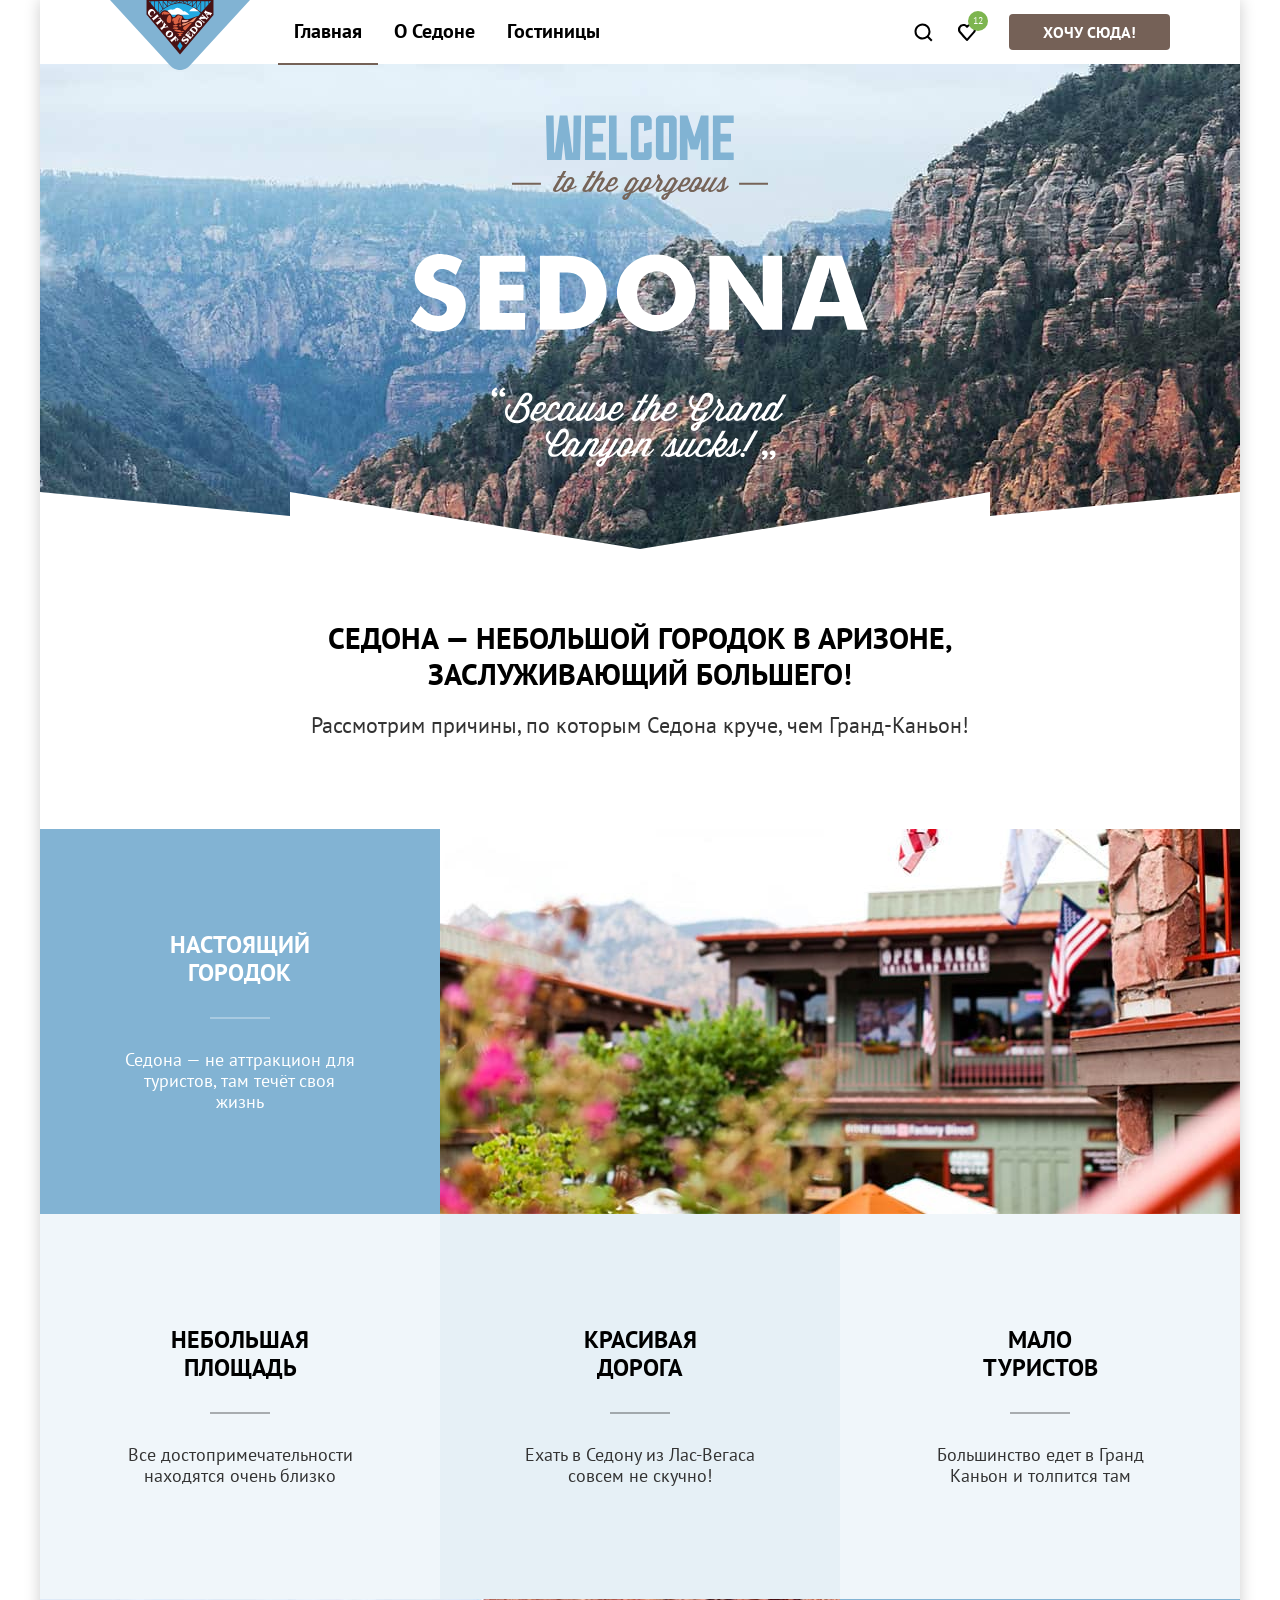
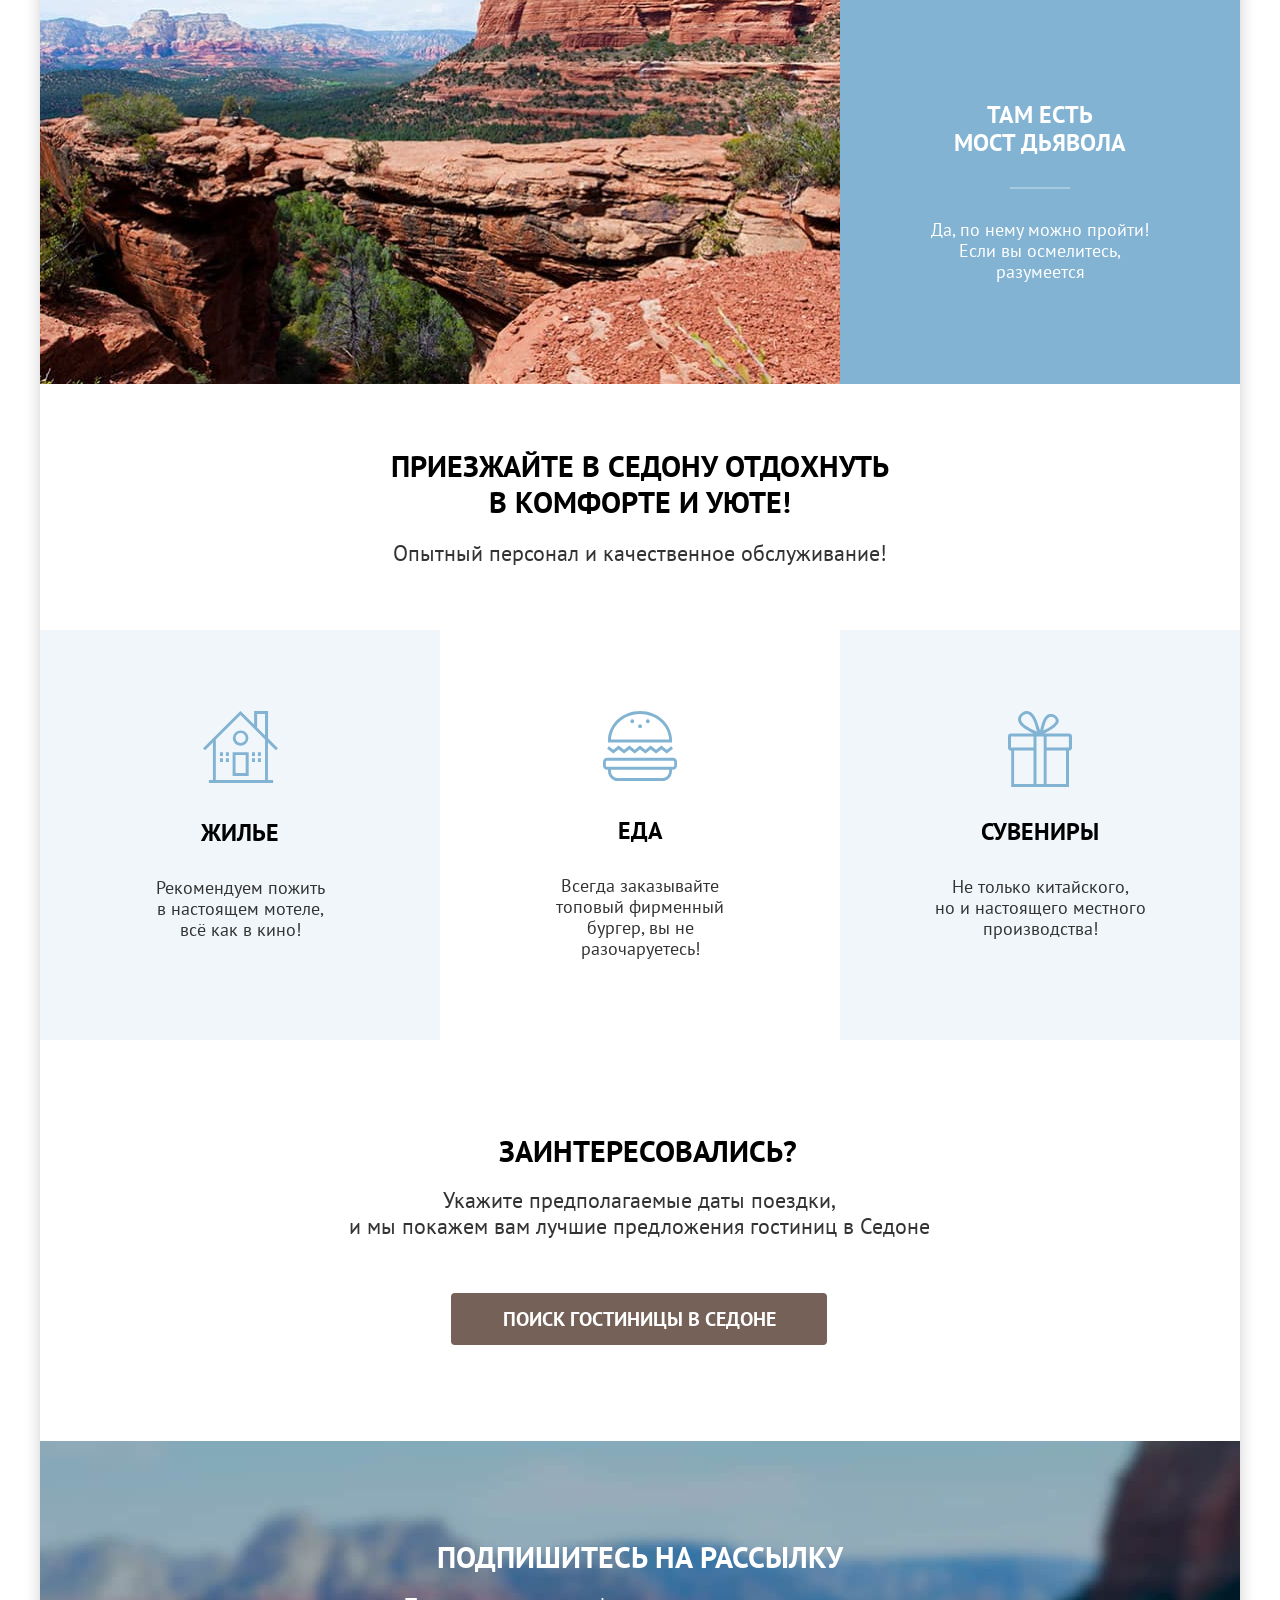
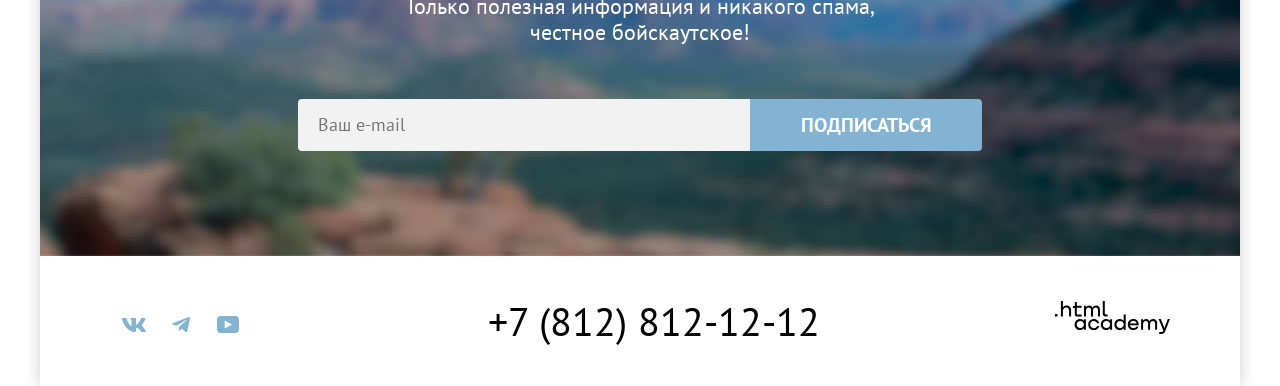
<file: index.html>
<!doctype html>
<html lang="ru">

  <head>
    <meta charset="utf-8" />
    <meta name="viewport" content="width=device-width, initial-scale=1.0">
    <link rel="stylesheet" href="styles/styles.css">
    <link rel="shortcut icon" href="favicon.ico" type="image/x-icon">
    <title>HTML Academy: Седона</title>
  </head>

  <body>
    <div class="page-container">
      <header class="page-header">
        <a class="header-logo" href="index.html" aria-current="page">
          <img class="logo" src="images/svg/logo.svg" width="140" height="70" alt="Логотип компании." />
        </a>
        <nav class="navigation">
          <ul class="navigation-list">
            <li class="navigation-item">
              <a class="navigation-link navigation-link-current" href="index.html" aria-current="page">Главная</a>
            </li>
            <li class="navigation-item">
              <a class="navigation-link" href="about-sedona.html">О Седоне</a>
            </li>
            <li class="navigation-item">
              <a class="navigation-link" href="catalog.html">Гостиницы</a>
            </li>
          </ul>
          <ul class="navigation-user">
            <li class="navigation-item">
              <a class="navigation-user-link navigation-user-link-search" href="search.html">
                <span class="visually-hidden">Поиск</span>
              </a>
            </li>
            <li class="navigation-item">
              <a class="navigation-user-link navigation-user-link-favorite-count" href="selected.html">
                <span class="visually-hidden">Отелей в избранном:</span>
                <span class="favorite-count">12</span>
              </a>
            </li>
            <li class="navigation-item-button">
              <a class="button navigation-button-link" href="catalog.html">Хочу сюда!</a>
            </li>
          </ul>
        </nav>
      </header>
      <main class="main-index main-container">
        <section class="hero">
          <h1 class="visually-hidden">Добро пожаловать в Седону</h1>
          <img class="hero-image" src="images/svg/hero-welcome.svg" width="458" height="352"
            alt="Welcome to the gorgeous Sedona, because the Grand Canyon sucks!" />
        </section>
        <section class="main-lead">
          <h2 class="lead">
            Седона — небольшой городок в Аризоне,<br> заслуживающий большего!
          </h2>
          <p class="excerpt">
            Рассмотрим причины, по которым Седона круче, чем Гранд-Каньон!
          </p>
        </section>
        <section class="advantages">
          <h2 class="visually-hidden">Причины, по которым Седона круче, чем Гранд-Каньон!</h2>
          <ul class="advantages-list">
            <li class="advantages-item advantages-item-key">
              <div class="advantages-item-key-text">
                <h3 class="advantages-title advantages-title-key">Настоящий городок</h3>
                <p class="advantages-description advantages-description-key">
                  Седона — не аттракцион для туристов, там течёт своя жизнь
                </p>
              </div>
              <img class="advantages-img" src="images/section-advantages/square-sedona.jpg" width="800" height="385"
                alt="Улица Седоны." />
            </li>
            <li class="advantages-item">
              <h3 class="advantages-title">Небольшая площадь</h3>
              <p class="advantages-description">
                Все достопримечательности находятся очень близко
              </p>
            </li>
            <li class="advantages-item advantages-item-middle-block">
              <h3 class="advantages-title">Красивая<br>дорога</h3>
              <p class="advantages-description">
                Ехать в Седону из Лас-Вегаса совсем не скучно!
              </p>
            </li>
            <li class="advantages-item">
              <h3 class="advantages-title">Мало<br>туристов</h3>
              <p class="advantages-description">
                Большинство едет в Гранд Каньон и толпится там
              </p>
            </li>
            <li class="advantages-item advantages-item-key-last advantages-item-key">
              <div class="advantages-item-key-text">
                <h3 class="advantages-title advantages-title-key">Там есть<br>мост дьявола</h3>
                <p class="advantages-description advantages-description-key">
                  Да, по нему можно пройти! Если вы осмелитесь, разумеется
                </p>
              </div>
              <img class="advantages-img" src="images/section-advantages/devils-bridge.jpg" width="800" height="385"
                alt="Мост дьявола." />
            </li>
          </ul>
        </section>
        <section class="main-lead main-lead-pixel">
          <h2 class="lead lead-pixel">Приезжайте в Седону отдохнуть<br>в комфорте и уюте!</h2>
          <p class="excerpt excerpt-pixel">Опытный персонал и качественное обслуживание!</p>
        </section>
        <section class="services">
          <h2 class="visually-hidden">Рекомендуемые услуги</h2>
          <ul class="services-list">
            <li class="services-item advantages-item">
              <h3 class="services-title services-title-residence">Жилье</h3>
              <p class="services-description advantages-description">
                Рекомендуем пожить<br> в настоящем мотеле,<br> всё как в кино!
              </p>
            </li>
            <li class="services-item advantages-item">
              <h3 class="services-title services-title-food">Еда</h3>
              <p class="services-description advantages-description">
                Всегда заказывайте<br> топовый фирменный бургер, вы не разочаруетесь!
              </p>
            </li>
            <li class="services-item advantages-item">
              <h3 class="services-title services-title-present">Сувениры</h3>
              <p class="services-description advantages-description">
                Не только китайского,<br> но и настоящего местного производства!
              </p>
            </li>
          </ul>
        </section>
        <section class="main-lead main-lead-interes">
          <h2 class="lead lead-interes">Заинтересовались?</h2>
          <p class="excerpt excerpt-interes">
            Укажите предполагаемые даты поездки,<br> и мы покажем вам лучшие
            предложения гостиниц в Седоне
          </p>
          <button class="button" type="button">Поиск гостиницы в Седоне</button>
        </section>
        <section class="subscription">
          <h2 class="lead lead-interes">Подпишитесь на рассылку</h2>
          <p class="excerpt subscription-excerpt">
            Только полезная информация и никакого спама,<br> честное бойскаутское!
          </p>
          <form class="subscription-form" action="https://echo.htmlacademy.ru/" method="post">
            <label for="email" class="visually-hidden">Введите ваш e-mail</label>
            <input class="subscription-placeholder" type="email" id="email" name="email" placeholder="Ваш e-mail"
              required />
            <button class="button-subscription" type="submit">Подписаться</button>
          </form>
        </section>
      </main>
      <footer class="page-footer">
        <section class="footer-social">
          <h2 class="visually-hidden">Социальные сети</h2>
          <ul class="social-list">
            <li class="social-item">
              <a class="social-link social-link-vk" href="https://vk.com/htmlacademy">
                <span class="visually-hidden">Вконтакте</span>
              </a>
            </li>
            <li class="social-item">
              <a class="social-link social-link-telegram" href="https://t.me/htmlacademy">
                <span class="visually-hidden">Телеграм</span>
              </a>
            </li>
            <li class="social-item">
              <a class="social-link social-link-youtube" href="https://www.youtube.com/user/htmlacademyru">
                <span class="visually-hidden">Ютуб</span>
              </a>
            </li>
          </ul>
        </section>
        <div class="footer-contacts">
          <a class="contacts-phone" href="tel:78128121212">
            <span class="visually-hidden">Номер телефона тур оператора в городке Седона</span>
            +7 (812) 812-12-12
          </a>
        </div>
        <a class="htmlacademy-link" href="https://htmlacademy.ru/intensive/htmlcss">
          <span class="visually-hidden">Логотип разработчика сайта</span>
        </a>
      </footer>
    </div>
    <div class="modal-container modal-container-close " id="search-modal-container">
      <div class="modal">
        <section class="modal-content">
          <h2 class="modal-title">Поиск гостиницы в Седоне</h2>
          <form class="form-search" id="form-search" action="https://echo.htmlacademy.ru/" method="post">
            <div class="form-row">
              <label class="form-label" for="checkin">Дата Заезда:</label>
              <div>
                <div class="date-control">
                  <input class="date-input" type="text" id="checkin" name="checkin" placeholder="Укажите дату" required>
                  <span class="calendar-icon" aria-hidden="true"></span>
                </div>
                <p class="form-message form-message-error">
                  Мы не можем отправить вас в прошлое.
                </p>
              </div>
            </div>
            <div class="form-row">
              <label class="form-label" for="checkout">Дата Выезда:</label>
              <div>
                <div class="date-control">
                  <input class="date-input" type="text" id="checkout" name="checkout" placeholder="Укажите дату"
                    required>
                  <span class="calendar-icon" aria-hidden="true"></span>
                </div>
                <p class="form-message form-message-info">
                  На эти даты есть свободные номера. Пока есть.
                </p>
              </div>
            </div>
            <div class="guests">
              <div class="guests-group">
                <label class="guests-label" for="adults">
                  Взрослые:
                </label>
                <div class="counter">
                  <button class="counter-button counter-button-minus" type="button" data-action="minus"
                    data-target="adults" aria-label="Уменьшить количество взрослых"></button>
                  <input class="counter-input" type="number" id="adults" name="adults" value="2" min="1" max="20" required>
                  <button class="counter-button counter-button-plus" type="button" data-action="plus"
                    data-target="adults" aria-label="Увеличить количество взрослых"></button>
                </div>
              </div>
              <div class="guests-group">
                <div class="guests-label">
                  <label for="children">Дети:</label>
                  <div class="tooltip">
                    <button class="tooltip-toggle" type="button" aria-label="Информация о размещении детей"
                      aria-describedby="children-tooltip"></button>
                    <span class="tooltip-text" id="children-tooltip" role="tooltip">
                      Укажите количество детей, которые будут с вами, возраст которых от 6 до 18 лет. Дети до 6 лет
                      размещаются бесплатно.
                    </span>
                  </div>
                </div>
                <div class="counter">
                  <button class="counter-button counter-button-minus" type="button" data-action="minus"
                    data-target="children" aria-label="Уменьшить количество детей"></button>
                  <input class="counter-input" type="number" id="children" name="children" value="2" min="0" max="20" required>
                  <button class="counter-button counter-button-plus" type="button" data-action="plus"
                    data-target="children" aria-label="Увеличить количество детей"></button>
                </div>
              </div>
            </div>
            <button class="search-button button-subscription" type="submit">
              Найти
            </button>
            <button class="modal-close-button" type="button">
              <span class="visually-hidden">Закрыть</span>
            </button>
          </form>
        </section>
      </div>
    </div>
  </body>

</html>
</file>
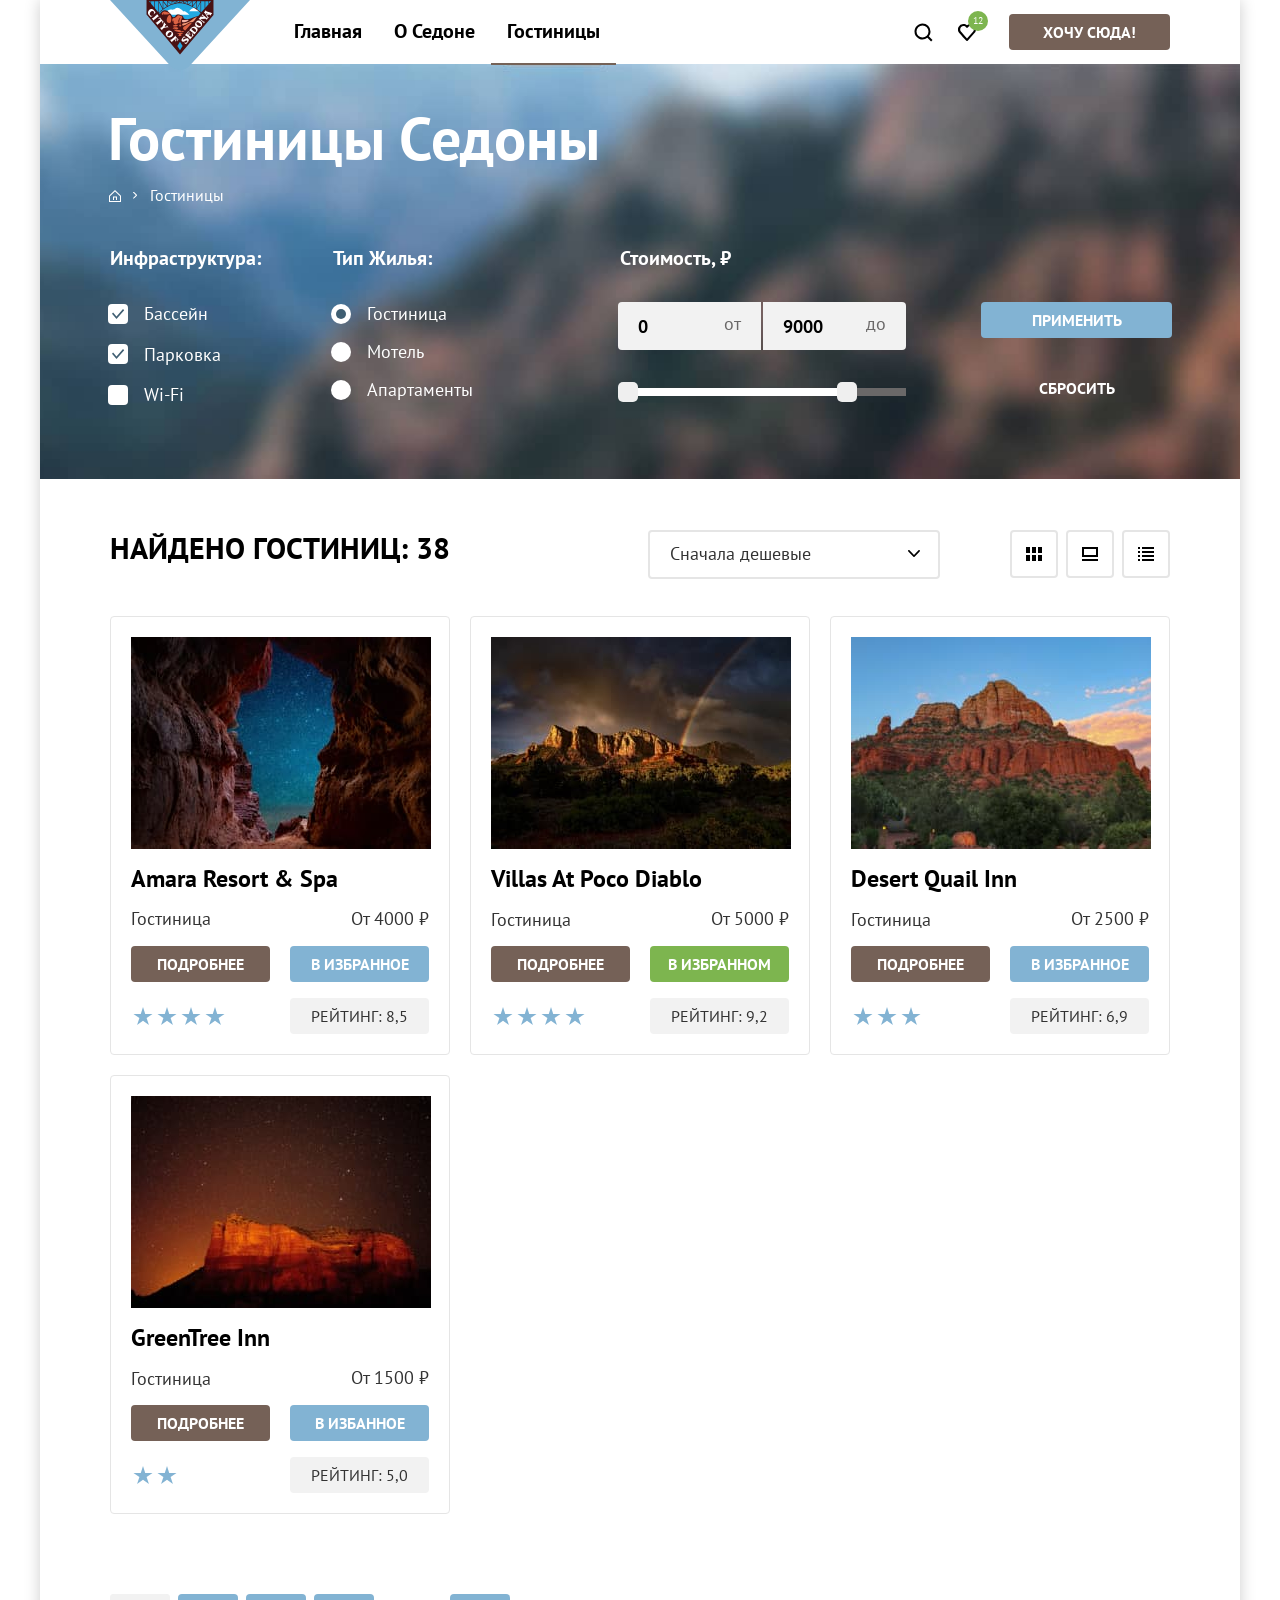
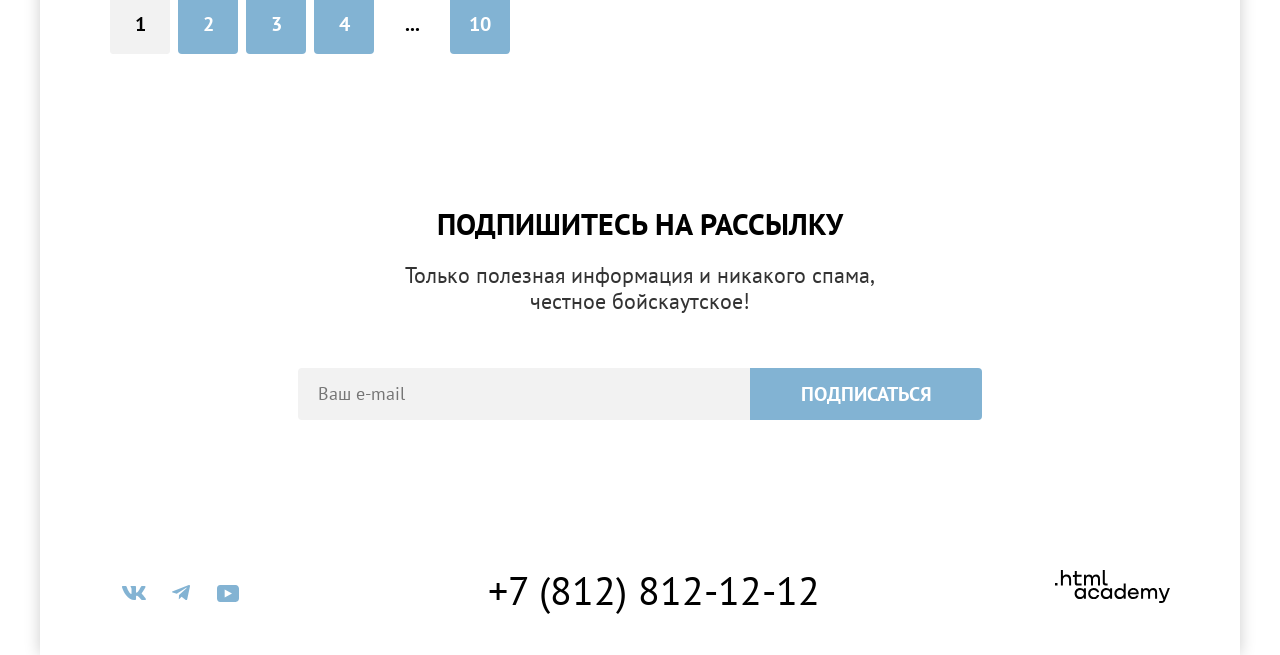
<file: catalog.html>
<!doctype html>
<html lang="ru">

  <head>
    <meta charset="UTF-8" />
    <meta name="viewport" content="width=device-width, initial-scale=1.0">
    <link rel="stylesheet" href="styles/styles.css">
    <title>Каталог гостиниц</title>
  </head>

  <body>
    <div class="page-container">
      <header class="page-header">
        <a class="header-logo" href="index.html">
          <img class="logo" src="images/svg/logo.svg" width="140" height="70" alt="Логотип компании." />
        </a>
        <nav class="navigation">
          <ul class="navigation-list">
            <li class="navigation-item">
              <a class="navigation-link navigation-link-current" href="index.html">Главная</a>
            </li>
            <li class="navigation-item">
              <a class="navigation-link" href="about-sedona.html">О Седоне</a>
            </li>
            <li class="navigation-item">
              <a class="navigation-link" href="catalog.html" aria-current="page">Гостиницы</a>
            </li>
          </ul>
          <ul class="navigation-user">
            <li class="navigation-item">
              <a class="navigation-user-link navigation-user-link-search" href="search.html">
                <span class="visually-hidden">Поиск</span>
              </a>
            </li>
            <li class="navigation-item">
              <a class="navigation-user-link navigation-user-link-favorite-count" href="selected.html">
                <span class="visually-hidden">Отелей в избранном:</span>
                <span class="favorite-count">12</span>
              </a>
            </li>
            <li class="navigation-item-button">
              <a class="button navigation-button-link" href="catalog.html">Хочу сюда!</a>
            </li>
          </ul>
        </nav>
      </header>
      <main class="main-container main-index">
        <header class="inner-header">
          <h1 class="inner-header-title">Гостиницы Седоны</h1>
          <nav aria-label="breadcrumbs">
            <ol class="blreadcrumbs-orderedlist">
              <li class="blreadcrumbs-item blreadcrumbs-item-first">
                <a class="breadcrumb-link" href="index.html"><span class="visually-hidden">Главная</span></a>
              </li>
              <li class="blreadcrumbs-item">
                <span class="breadcrumb-link" aria-current="page">Гостиницы</span>
              </li>
            </ol>
          </nav>
          <h2 class="visually-hidden">Фильтры по каталогу</h2>
          <form class="catalog-filters" action="https://echo.htmlacademy.ru/" method="get">
            <div class="catalog-filters-left">
              <fieldset class="catalog-filter-group">
                <legend class="catalog-filter-title">Инфраструктура:</legend>
                <ul class="catalog-filter-list">
                  <li class="catalog-filter-item">
                    <label class="controll">
                      <input class="controll-input" type="checkbox" name="waterpool" checked />Бассейн
                    </label>
                  </li>
                  <li class="catalog-filter-item">
                    <label class="controll">
                      <input class="controll-input" type="checkbox" name="parking" checked />Парковка
                    </label>
                  </li>
                  <li class="catalog-filter-item">
                    <label class="controll">
                      <input class="controll-input" type="checkbox" name="Wi-Fi" />Wi-Fi
                    </label>
                  </li>
                </ul>
              </fieldset>
              <fieldset class="catalog-filter-group catalog-filter-group-last">
                <legend class="catalog-filter-title">Тип жилья:</legend>
                <ul class="catalog-filter-list">
                  <li class="catalog-filter-item">
                    <label class="controll">
                      <input class="controll-input radio-input" type="radio" name="infrostructure-group" value="hotel"
                        checked required/>Гостиница
                    </label>
                  </li>
                  <li class="catalog-filter-item">
                    <label class="controll">
                      <input class="controll-input radio-input" type="radio" name="infrostructure-group"
                        value="motel" required/>Мотель
                    </label>
                  </li>
                  <li class="catalog-filter-item">
                    <label class="controll">
                      <input class="controll-input radio-input" type="radio" name="infrostructure-group"
                        value="apartaments" required/>Апартаменты
                    </label>
                  </li>
                </ul>
              </fieldset>
            </div>
            <div class="catalog-filters-right">
              <div class="catalog-price-fields">
                <fieldset class="catalog-filter-group filter-price">
                  <legend class="catalog-filter-title">Стоимость, &#8381;</legend>
                  <div class="filter-price-wrapper">
                    <div class="filter-price-wrapper-left">
                      <label for="start-price" class="visually-hidden">Минимальная цена</label>
                      <input class="input-price input-price-left" type="number" id="start-price" name="min-price"
                        min="0" value="0" required/>
                      <span class="input-suffix">от</span>
                    </div>
                    <div class="filter-price-wrapper-right">
                      <label for="end-price" class="visually-hidden">Максимальная цена</label>
                      <input class="input-price input-price-right" type="number" id="end-price" name="max-price" min="0"
                        value="9000" required/>
                      <span class="input-suffix">до</span>
                    </div>
                    <div class="range-scale">
                      <div class="range-bar" style="left: 0; width: 226px">
                        <button type="button" class="range-toggle toggle-min">
                          <span class="visually-hidden">Изменить минимальную цену</span>
                        </button>
                        <button type="button" class="range-toggle toggle-max">
                          <span class="visually-hidden">Изменить максимальную цену</span>
                        </button>
                      </div>
                    </div>
                  </div>
                </fieldset>
              </div>
              <div class="wrapper-inner-header-button">
                <button class="inner-header-button submit-button" type="submit">Применить</button>
                <button class="inner-header-button reset-button " type="reset">Сбросить</button>
              </div>
            </div>
          </form>
        </header>
        <section class="hotels-showing">
          <h2 class="select-title">Найдено гостиниц: <span class=" hotels-count"> 38 </span></h2>
          <div class="select-wrapper">
            <select class="select-control" aria-label="Сортировка">
              <option value="popular">Сначала дешевые</option>
              <option value="chep">Сначала популярные</option>
              <option value="expensive">Сначала дорогие</option>
            </select>
          </div>
          <ul class="sort-button-list">
            <li class="sort-button-item">
              <a class="sort-button sort-button-cards" href="catalog.html?view=tile">
                <span class="visually-hidden">Показать карточки</span>
              </a>
            </li>
            <li class="sort-button-item">
              <a class="sort-button sort-button-big-labels" href="catalog.html?view=card">
                <span class="visually-hidden">Показать крупные значки</span>
              </a>
            </li>
            <li class="sort-button-item">
              <a class="sort-button sort-button-item-list" href="catalog.html?view=list">
                <span class="visually-hidden">Показать список</span>
              </a>
            </li>
          </ul>
        </section>
        <ul class="hotels-list">
          <li class="hotel-card">
            <a class="hotel-card-link" href="#">
              <img class="hotel-card-image" src="images/hotels/hotel-1.jpg" width="300" height="212"
                alt="Ущелье с видом на звезды.">
              <h3 class="hotel-card-title">Amara Resort & Spa</h3>
            </a>
            <span class="hotel-card-type">Гостиница</span>
            <span class="hotel-card-type hotel-card-price">От 4000 &#x20bd;</span>
            <a class="hotel-card-information" href="#">Подробнее</a>
            <button class="hotel-card-information hotel-link-box-blue" type="button">В избранное</button>
            <div class="hotel-stars" data-stars="4" role="img" aria-label="4 звезды">
              <span class="visually-hidden">4 звезды</span>
            </div>
            <a class="hotel-card-information hotel-link-box-grey" href="#">РЕЙТИНГ: 8,5</a>
          </li>
          <li class="hotel-card">
            <a class="hotel-card-link" href="#">
              <img class="hotel-card-image" src="images/hotels/hotel-2.jpg" width="300" height="212"
                alt="Горный пейзаж с радугой на фоне дождевых туч.">
              <h3 class="hotel-card-title">Villas at Poco Diablo</h3>
            </a>
            <span class="hotel-card-type advantages-description">Гостиница</span>
            <span class="hotel-card-type hotel-card-price">От 5000 &#x20bd;</span>
            <a class="hotel-card-information" href="#">Подробнее</a>
            <button class="hotel-card-information hotel-link-box-green" type="button">В избранном</button>
            <div class="hotel-stars" data-stars="4" role="img" aria-label="4 звезды">
              <span class="visually-hidden">4 звезды</span>
            </div>
            <a class="hotel-card-information hotel-link-box-grey" href="#">РЕЙТИНГ: 9,2</a>
          </li>
          <li class="hotel-card">
            <a class="hotel-card-link" href="#">
              <img class="hotel-card-image" src="images/hotels/hotel-3.jpg" width="300" height="212"
                alt="Горный пейзаж днем.">
              <h3 class="hotel-card-title">Desert Quail Inn</h3>
            </a>
            <span class="hotel-card-type advantages-description">Гостиница</span>
            <span class="hotel-card-type hotel-card-price">От 2500 &#x20bd;</span>
            <a class="hotel-card-information" href="#">Подробнее</a>
            <button class="hotel-card-information hotel-link-box-blue" type="button">В избранное</button>
            <div class="hotel-stars" data-stars="3" role="img" aria-label="3 звезды">
              <span class="visually-hidden">3 звезды</span>
            </div>
            <a class="hotel-card-information hotel-link-box-grey" href="#">РЕЙТИНГ: 6,9</a>
          </li>
          <li class="hotel-card">
            <a class="hotel-card-link" href="#">
              <img class="hotel-card-image" src="images/hotels/hotel-4.jpg" width="300" height="212"
                alt="Горы на фоне звездного ночного неба.">
              <h3 class="hotel-card-title">GreenTree Inn</h3>
            </a>
            <span class="hotel-card-type advantages-description">Гостиница</span>
            <span class="hotel-card-type hotel-card-price">От 1500 &#x20bd;</span>
            <a class="hotel-card-information" href="#">Подробнее</a>
            <button class="hotel-card-information hotel-link-box-blue" type="button">В избанное</button>
            <div class="hotel-stars" data-stars="2" role="img" aria-label="2 звезды">
              <span class="visually-hidden">2 звезды</span>
            </div>
            <a class="hotel-card-information hotel-link-box-grey" href="#">РЕЙТИНГ: 5,0</a>
          </li>
        </ul>
        <ul class="pagination-list">
          <li class="pagination-item pagination-current">
            <a class="pagination-link pagination-current" href="#" aria-current="page">1</a>
          </li>
          <li class="pagination-item">
            <a class="pagination-link" href="#">2</a>
          </li>
          <li class="pagination-item">
            <a class="pagination-link" href="#">3</a>
          </li>
          <li class="pagination-item">
            <a class="pagination-link" href="#">4</a>
          </li>
          <li class="pagination-item">
            <span class="pagination-link pagination-dots">...</span>
          </li>
          <li class="pagination-item">
            <a class="pagination-link" href="#">10</a>
          </li>
        </ul>
        <section class="subscription subscription-inner">
          <h2 class="lead">Подпишитесь на рассылку</h2>
          <p class="excerpt excerpt-inner-pixel">
            Только полезная информация и никакого спама,<br>честное бойскаутское!
          </p>
          <form class="subscription-form" action="https://echo.htmlacademy.ru/" method="post">
            <label for="email" class="visually-hidden">Введите ваш e-mail</label>
            <input class="subscription-placeholder" type="email" id="email" name="email" placeholder="Ваш e-mail"
              required />
            <button class="button-subscription title-button" type="submit">Подписаться</button>
          </form>
        </section>
      </main>
      <footer class="page-footer">
        <section class="footer-social">
          <h2 class="visually-hidden">Социальные сети</h2>
          <ul class="social-list">
            <li class="social-item">
              <a class="social-link social-link-vk" href="https://vk.com/htmlacademy">
                <span class="visually-hidden">Вконтакте</span>
              </a>
            </li>
            <li class="social-item">
              <a class="social-link social-link-telegram" href="https://t.me/htmlacademy">
                <span class="visually-hidden">Телеграм</span>
              </a>
            </li>
            <li class="social-item">
              <a class="social-link social-link-youtube" href="https://www.youtube.com/user/htmlacademyru">
                <span class="visually-hidden">Ютуб</span>
              </a>
            </li>
          </ul>
        </section>
        <div class="footer-contacts">
          <a class="contacts-phone" href="tel:78128121212">
            <span class="visually-hidden">Номер телефона тур оператора в городке Седона</span>
            +7 (812) 812-12-12
          </a>
        </div>
        <a class="htmlacademy-link" href="https://htmlacademy.ru/intensive/htmlcss">
          <span class="visually-hidden">Логотип разработчика сайта</span>
        </a>
      </footer>
    </div>
  </body>

</html>
</file>
<file: styles/styles.css>
@font-face {
  font-family: "PT Sans";
  font-style: normal;
  font-weight: 400;
  src: url("../fonts/ptsans-400.woff2") format("woff2");
  font-display: swap;
}

@font-face {
  font-family: "PT Sans";
  font-style: normal;
  font-weight: 700;
  src: url("../fonts/ptsans-700.woff2") format("woff2");
  font-display: swap;
}

:root {
  --texts-second: #333333;
  --texts-error: #ff5757;
  --texts-hover: #756157;
  --texts-active: rgba(117, 97, 87, 0.3);
  --texts-texts-basic: #000000;
  --texts-background-deafault: #ffffff;
  --texts-background-small: rgba(255, 255, 255, 0.3);
  --texts-background-hover: rgba(255, 255, 255, 0.6);
  --texts-background-active: rgba(255, 255, 255, 0.3);
  --buttons-basic: #756157;
  --buttons-second: #82b3d3;
  --buttons-select: #7db54f;
  --buttons-disabled: #e5e5e5;
  --buttons-brown-hover: #615048;
  --buttons-blue-hover: #68a2ca;
  --buttons-green-hover: #6c9e42;
  --background-basic-1: #ffffff;
  --background-basic-2: rgba(0, 0, 0, 0.3);
  --background-basic-3: #82b3d3;
  --background-basic-4: #05291c;
  --background-second-1: rgba(131, 179, 211, 0.12);
  --background-second-2: rgba(131, 179, 211, 0.2);
  --icons-basic: #000000;
  --icons-second: #83b3d3;
  --icons-text: #7db54f;
  --icons-hover: #756157;
  --icons-active: rgba(117, 97, 87, 0.3);
  --icons-second-hover: #68a2ca;
  --icons-second-active: rgba(104, 162, 202, 0.3);
  --forms-inputs: #3f5e72;
  --forms-elements-1: #e5e5e5;
  --forms-elements-2: #f2f2f2;
  --stars-yellow: #ece80c;
  --font-family: "PT Sans", Arial, sans-serif;
}

html {
  height: 100%;
}

body {
  margin: 0;
  height: 100%;
  font-family: "PT Sans", sans-serif;
  font-size: 18px;
  line-height: 20px;
  font-weight: 400;
  color: var(--texts-texts-basic);
  background-color: var(--background-basic-1);
}

.page-container {
  margin: 0 auto;
  width: 1200px;
  min-height: 100vh;
  display: flex;
  flex-direction: column;
  box-shadow: 0 0 15px 0 rgba(0, 0, 0, 0.2);
  background: var(--texts-background-deafault);
}

.main-container {
  flex-grow: 1;
}

.visually-hidden {
  position: absolute;
  width: 1px;
  height: 1px;
  margin: -1px;
  padding: 0;
  border: 0;
  clip: rect(0 0 0 0);
  overflow: hidden;
}

.page-header {
  display: flex;
  padding: 0 70px;
}

.header-logo {
  max-width: 140px;
  height: 70px;
  position: relative;
  margin-bottom: -6px;
  margin-right: 28px;
}

.logo {
  display: block;
  transition: transform 0.2s ease;
}

.header-logo:hover .logo,
.header-logo:focus-visible .logo {
  transform: scale(1.1);
}

.header-logo:focus-visible {
  outline: none;
}

.button {
  background-color: var(--texts-hover);
  color: var(--texts-background-deafault);
  border: none;
  border-radius: 4px;
  min-width: 376px;
  min-height: 52px;
  font-family: var(--font-family), Arial, sans-serif;
  font-weight: 700;
  font-size: 20px;
  line-height: 36px;
  text-transform: uppercase;
  overflow-wrap: break-word;
  transition: transform 0.2s ease,
    background 0.2s ease,
    opacity 0.2s ease;
  cursor: pointer;
}

.navigation {
  display: flex;
  font-weight: 700;
  width: 100%;
}

.navigation-list {
  margin: 0;
  padding: 0;
  width: 460px;
  display: flex;
  flex-wrap: wrap;
  align-items: center;
  align-content: flex-start;
  font-size: 20px;
  line-height: 22px;
  text-transform: capitalize;
  list-style-type: none;
}

.navigation-user {
  margin: 0;
  padding: 0;
  width: 460px;
  display: flex;
  flex-wrap: wrap;
  align-items: center;
  max-width: 310px;
  margin-left: auto;
  justify-content: flex-end;
  list-style-type: none;
}

.navigation-link {
  color: var(--texts-texts-basic);
  text-decoration: none;
  padding: 20px 16px;
  display: block;
  box-sizing: border-box;
  position: relative;
}

.navigation-link::after {
  content: "";
  position: absolute;
  bottom: -3px;
  left: 0;
  background-color: #756257;
  width: 100%;
  height: 2px;
  transform: scaleX(0);
  transform-origin: center;
  transition: transform 0.2s ease;
}

.navigation-link:focus-visible {
  outline: none;
}

.navigation-link:hover::after,
.navigation-link:focus-visible::after,
.navigation-link[aria-current="page"]::after {
  transform: scaleX(1);
}

.navigation-user-link {
  box-sizing: border-box;
  min-width: 44px;
  min-height: 64px;
  text-decoration: none;
  padding: 20px 16px;
  display: block;
  position: relative;
  transition: transform 0.2s ease;
}

.navigation-user-link-search {
  background-image: url("../images/svg/search.svg");
  background-repeat: no-repeat;
}

.navigation-user-link-favorite-count {
  background-image: url("../images/svg/heart.svg");
  background-repeat: no-repeat;
  background-position: center;
  position: relative;
  margin-right: 20px;
}

.navigation-user-link:hover,
.navigation-user-link:focus-visible {
  transform: scale(1.2);
  outline: none;
}

.navigation-item-button{
  margin-bottom: 14px;
  margin-top: 14px;
}

.button.navigation-button-link {
  text-decoration: none;
  display: block;
  padding: 8px 34px;
  min-width: 160px;
  max-width: 200px;
  min-height: 36px;
  box-sizing: border-box;
  font-weight: 700;
  font-size: 16px;
  line-height: 20px;
  text-transform: uppercase;
  color: var(--texts-background-deafault);
}

.button:hover:not(:disabled),
.button:focus-visible {
  background: var(--buttons-brown-hover);
  transform: scale(1.1);
  outline: none;
}

.button:active:not(:disabled) {
  background: var(--texts-hover);
  color: var(--texts-background-small);
}

.button:disabled {
  background: var(--buttons-disabled);
}

.favorite-count {
  font-weight: 400;
  font-size: 10px;
  line-height: 10px;
  text-align: center;
  color: var(--texts-background-deafault);
  background: var(--buttons-select);
  border-radius: 100vw;
  min-width: 20px;
  min-height: 20px;
  display: block;
  position: absolute;
  top: 11px;
  right: 1px;
  padding: 5px;
  box-sizing: border-box;
}

.hero {
  display: flex;
  align-items: center;
  justify-content: center;
  flex-wrap: wrap;
  background-image: url("../images/svg/hero-devider.svg"), url("../images/background/hero-background.jpg");
  min-width: 1200px;
  min-height: 485px;
  background-repeat: no-repeat;
  background-size: 100% auto, cover;
  background-position: center bottom;
  background-color: var(--background-basic-4);
}

.hero-image {
  padding-top: 51px;
  padding-bottom: 82px;
}

.main-lead {
  text-align: center;
  padding: 71px 270px;
}

.main-lead-interes {
  padding: 93px 300px 96px 298px;
}

.lead {
  font-weight: 700;
  font-size: 30px;
  line-height: 36px;
  text-transform: uppercase;
  margin: 0;
  min-width: 620px;
  margin-bottom: 20px;
}

.lead-interes {
  margin-bottom: 18px;
  box-sizing: border-box;
  display: block;
  font-family: var(--font-family), Arial, sans-serif;
}

.excerpt {
  margin: 0;
  font-weight: 400;
  font-size: 22px;
  line-height: 26px;
  color: var(--texts-second);
  margin-bottom: 20px;
}

.main-lead-pixel{
  padding-top: 64px;
  padding-bottom: 64px;
}

.lead-pixel{
  margin-bottom: 20px;
  box-sizing: border-box;
}

.excerpt-pixel{
  margin: 0;
}

.excerpt-interes {
  margin-bottom: 54px;
}

.advantages-list {
  list-style-type: none;
  margin: 0;
  padding: 0;
  display: grid;
  grid-template-columns: repeat(3, 1fr);
}

.advantages-title {
  margin: 0;
  margin-bottom: 30px;
  font-weight: 700;
  font-size: 24px;
  line-height: 28px;
  text-transform: uppercase;
}

.advantages-title::after {
  content: "";
  width: 60px;
  border-bottom: 2px solid var(--background-basic-2);
  display: block;
  margin: 30px auto 0;
}

.advantages-title-key::after {
  content: "";
  width: 60px;
  border-bottom: 2px solid var(--texts-background-small);
  display: block;
  margin: 30px auto 0;
}

.advantages-item {
  text-align: center;
  background: var(--background-second-1);
  min-height: 385px;
  display: flex;
  flex-direction: column;
  justify-content: flex-start;
  padding: 112px 85px;
  box-sizing: border-box;
}

.advantages-description {
  margin: 0;
  font-weight: 400;
  font-size: 18px;
  line-height: 21px;
  color: var(--texts-second);
}

.advantages-img {
  display: block;
  width: 66.667%;
  height: auto;
  object-fit: cover;
}

.advantages-item-key {
  color: var(--texts-background-deafault);
  background: var(--buttons-second);
  grid-column: 1 / -1;
  display: flex;
  align-items: stretch;
  flex-direction: row;
  padding: 0;
}

.advantages-item-key-last {
  flex-direction: row-reverse;
}

.advantages-item-key-text {
  width: 33.333%;
  flex-shrink: 0;
  padding: 102px 85px;
  box-sizing: border-box;
}

.advantages-description-key {
  color: var(--texts-background-deafault);
}

.advantages-item-middle-block {
  background: var(--background-second-2);
}

.services-list {
  margin: 0;
  padding: 0;
  list-style-type: none;
  display: grid;
  grid-template-columns: repeat(3, 1fr);
}

.services-item {
  padding: 81px 85px;
}

.services-item:nth-child(even) {
  background: var(--background-basic-1);
}

.services-title {
  margin: 0;
  margin-bottom: 30px;
  font-weight: 700;
  font-size: 24px;
  line-height: 28px;
  text-transform: uppercase;
  cursor: pointer;
}

.services-title::before {
  display: block;
  margin: 0 auto 30px;
  transition: transform 0.2s ease;
}

.services-title-residence::before {
  content: url("../images/svg/service-residence.svg");
}

.services-title-food::before {
  content: url("../images/svg/service-food.svg");
}

.services-title-present::before {
  content: url("../images/svg/service-present.svg");
  margin-bottom: 25px;
}

.services-title:hover::before {
  transform: scale(1.2);
}

.services-description {
  width: 230px;
  margin: 0 auto;
}

.subscription {
  display: flex;
  justify-content: center;
  flex-direction: column;
  box-sizing: border-box;
  text-align: center;
  padding: 96px 258px 104px;
  background-image: url("../images/background/background-subscription.jpg");
  background-repeat: no-repeat;
  background-size: cover;
  background-position: center;
  background-color: var(--background-basic-4);
  min-height: 415px;
  color: var(--texts-background-deafault);
}

.subscription-excerpt {
  color: var(--texts-background-deafault);
  margin-bottom: 54px;
}

.subscription-form {
  display: flex;
}

.subscription-form input {
  padding-top: 14px;
  padding-bottom: 14px;
  padding-left: 20px;
}

.button-subscription {
  min-width: 232px;
  padding: 0;
  background: var(--buttons-second);
  border-radius: 0 4px 4px 0;
  border: none;
  color: var(--texts-background-deafault);
  font-family: var(--font-family), Arial, sans-serif;
  font-weight: 700;
  font-size: 20px;
  line-height: 36px;
  text-align: center;
  text-transform: uppercase;
  transition: transform 0.2s ease,
    opacity 0.2s ease,
    background 0.2s ease;
  cursor: pointer;
}

.button-subscription:hover,
.button-subscription:focus-visible {
  background: var(--buttons-blue-hover);
  outline: none;
}

.button-subscription:active {
  color: var(--texts-background-small);
}

.button-subscription:disabled {
  background: var(--buttons-disabled);
}

.subscription-placeholder {
  width: 452px;
  max-height: 52px;
  padding: 0;
  background: var(--forms-elements-2);
  font-family: inherit;
  font-weight: 400;
  font-size: 18px;
  line-height: 24px;
  color: var(--texts-texts-basic);
  border-radius: 4px 0 0 4px;
  border: none;
  outline: none;
}

.page-footer{
  display: grid;
  grid-template-columns: 142px minmax(0, 1fr) 115px;
  align-items: start;
  text-align: center;
  column-gap: 40px;
  padding: 45px 70px 35px;
  box-sizing: border-box;
}

.social-list {
  list-style-type: none;
  display: flex;
  flex-wrap: wrap;
  width: 142px;
  padding: 0;
  margin: 0;
}

.social-link {
  display: block;
  min-width: 47px;
  height: 47px;
  mask-repeat: no-repeat;
  mask-position: center;
  background-color: var(--icons-second);
  transition: transform 0.2s ease,
    background 0.8s ease;
}

.social-link-vk {
  mask-image: url("../images/svg/social-vk.svg");
}

.social-link-telegram {
  mask-image: url("../images/svg/social-telegram.svg");
}

.social-link-youtube {
  mask-image: url("../images/svg/social-youtube.svg");
}

.social-link:hover,
.social-link:focus-visible {
  transform: scale(1.2);
  background: var(--buttons-blue-hover);
}

.social-link:active {
  background: var(--icons-second-active);
}

.footer-contacts{
  grid-column: 2;
  display: flex;
  flex-direction: column;
  align-items: center;
  gap: 10px;
  min-width: 0;
}

.contacts-phone {
  font-weight: 400;
  font-size: 40px;
  line-height: 40px;
  color: var(--texts-texts-basic);
  min-width: 0;
  max-width: 100%;
  min-height: 50px;
  text-decoration: none;
  transition: transform 0.2s ease,
    color 0.2s ease;
  outline: none;
  overflow-wrap: break-word;
}

.contacts-phone:hover,
.contacts-phone:focus-visible {
  transform: scale(1.1);
  color: var(--texts-hover);
}

.contacts-phone:active {
  color: var(--texts-active);
}

.htmlacademy-link {
  mask-image: url("../images/svg/logo-htmlacademy.svg");
  mask-repeat: no-repeat;
  display: block;
  min-width: 115px;
  height: 33px;
  background: var(--texts-texts-basic);
  transition: transform 0.2s ease,
    background 0.2s ease;
  grid-column: 3;
}

.footer-social{
  grid-column:1;
}

.htmlacademy-link:hover,
.htmlacademy-link:focus-visible {
  background: var(--texts-hover);
  transform: scale(1.2);
}

.htmlacademy-link:active {
  background: var(--texts-active);
}

.inner-header {
  background-color: var(--background-basic-4);
  background-image: url("../images/background/background-inner-header.jpg");
  background-repeat: no-repeat;
  background-size: cover;
  background-position: center;
  min-height: 410px;
  margin-bottom: 51px;
  padding: 35px 68px 70px;
  box-sizing: border-box;
}

.inner-header-title {
  margin: 0;
  margin-bottom: 8px;
  width: 495px;
  font-weight: 700;
  font-size: 60px;
  line-height: 78px;
  color: var(--texts-background-deafault);
}

.blreadcrumbs-orderedlist {
  list-style-type: none;
  margin: 0;
  margin-bottom: 40px;
  padding: 0;
  display: flex;
  flex-wrap: wrap;
}

.blreadcrumbs-item {
  display: inline-flex;
  min-width: 13px;
}

.blreadcrumbs-item-first .breadcrumb-link {
  background-image: url("../images/svg/breadcrumb-home.svg");
  background-repeat: no-repeat;
  background-position: center;
  display: inline-block;
  width: 13px;
  height: 21px;
}

.breadcrumb-link {
  text-decoration: none;
  font-weight: 400;
  font-size: 16px;
  line-height: 21px;
  color: var(--texts-background-deafault);
}

.blreadcrumbs-item + .blreadcrumbs-item::before {
  content: "";
  display: inline-block;
  width: 6.5px;
  flex-shrink: 0;
  mask-image: url("../images/svg/arrow.svg");
  mask-repeat: no-repeat;
  mask-position: center;
  mask-size: contain;
  background-color: white;
  transform: rotate(-90deg);
  margin-right: 11px;
  margin-left: 11px;
}

.breadcrumb-link:hover{
  opacity: 0.6;
}

.breadcrumb-link:focus-visible {
  outline: 2px solid currentColor;
  outline-offset: 4px;
}

.catalog-filters {
  display: grid;
  grid-template-columns: minmax(0, 1fr) auto;
  column-gap: 40px;
  align-items: start;
}

.catalog-filters-left {
  display: flex;
  flex-wrap: wrap;
  align-items: flex-start;
  gap: 68px;
  min-width: 0;
}

.catalog-filters-right {
  display: grid;
  grid-template-columns: 288px 191px;
  column-gap: 75px;
  align-items: start;
}

.catalog-price-fields {
  display: flex;
  flex-direction: column;
  gap: 30px;
  min-width: 0;
}

.catalog-filter-list {
  list-style-type: none;
  margin: 0;
  padding: 0;
}

.catalog-filter-title {
  font-family: var(--font-family), Arial, sans-serif;
  font-weight: 700;
  font-size: 20px;
  line-height: 24px;
  text-transform: capitalize;
  color: var(--texts-background-deafault);
  margin-bottom: 32px;
}

.catalog-filter-item {
  margin-bottom: 15px;
}

.catalog-filter-item:last-child {
  margin-bottom: 0;
}

.catalog-filter-group {
  min-width: 0;
  margin: 0;
  padding: 0;
  border: none;
}

.catalog-filter-group-last {
  margin-right: 0;
}

.filter-price {
  width: 288px;
  min-width: 0;
  margin: 0;
}

.wrapper-inner-header-button {
  display: flex;
  flex-direction: column;
  gap: 32px;
  padding-top: 56px;
  align-self: start;
}

.inner-header-button {
  display: block;
  font-weight: 700;
  font-size: 16px;
  line-height: 20px;
  text-transform: uppercase;
  color: var(--texts-background-deafault);
  border-radius: 4px;
  width: 191px;
  min-height: 36px;
  font-family: inherit;
  background: var(--buttons-second);
  border: none;
  transition: transform 0.2s ease,
    opacity 0.2s ease;
  cursor:pointer;
}

.reset-button {
  background-color: transparent;
}

.inner-header-button:hover,
.inner-header-button:focus-visible {
  background: var(--buttons-blue-hover);
  transform: scale(1.1);
  outline: none;
}

.reset-button:hover {
  background-color: transparent;
  opacity: 0.6;
}

.reset-button:focus-visible {
  background-color: transparent;
  border: 3px solid var(--icons-second);
  border-radius: 4px;
}

.inner-header-button:active {
  color: var(--texts-background-small);
}

.inner-header-button:disabled {
  background: var(--buttons-disabled);
  cursor: not-allowed;
}

.submit-button {
  margin-bottom: 0;
}

.controll {
  font-weight: 400;
  font-size: 18px;
  line-height: 23px;
  color: var(--texts-background-deafault);
  display: inline-flex;
  align-items: center;
  gap: 16px;
  cursor: pointer;
}

.controll-input {
  appearance: none;
  position: relative;
  width: 20px;
  height: 20px;
  margin: 0;
  flex-shrink: 0;
  border-radius: 4px;
  background-color: var(--texts-background-deafault);
  cursor: pointer;
  transition: background-color 0.2s ease;
}

.radio-input {
  appearance: none;
  display: grid;
  place-items: center;
  border-radius: 50%;
  cursor: pointer;
}

.controll-input::after {
  content: "";
  position: absolute;
  inset: 0;
  background-color: var(--forms-inputs);
  mask: url("../images/svg/check.svg") no-repeat center;
  opacity: 0;
  transition: opacity 0.2s ease;
}

.radio-input::after {
  content: "";
  position: static;
  inset: auto;
  width: 10px;
  height: 10px;
  mask: none;
  border-radius: 50%;
  background-color: var(--forms-inputs);
  transform: scale(0);
  transition: transform 0.2s ease;
}

.controll-input:checked::after {
  opacity: 1;
}

.radio-input:checked::after {
  transform: scale(1);
}

.controll-input:hover,
.controll:hover {
  opacity: 0.6;
}

.controll:focus-visible,
.controll-input:focus-visible {
  outline: 3px solid var(--icons-second);
  outline-offset: 0;
}

.controll:active,
.controll-input:active {
  opacity: 0.3;
}

.filter-price-wrapper {
  position: relative;
  display: flex;
  flex-wrap: wrap;
  gap: 2px;
}

.filter-price-wrapper-right {
  position: relative;
  margin-bottom: 36px;
}

.filter-price-wrapper-left {
  position: relative;
  margin-bottom: 36px;
}

.input-price {
  box-sizing: border-box;
  max-width: 143px;
  height: 48px;
  font-family: var(--font-family), Arial, sans-serif;
  font-weight: 700;
  font-size: 18px;
  line-height: 133%;
  color: var(--texts-texts-basic);
  padding-left: 20px;
  padding-top: 12px;
  padding-bottom: 12px;
  border: none;
  background: var(--forms-elements-2);
  appearance: textfield;
}

.input-price-left {
  border-radius: 4px 0 0 4px;
}

.input-price-right {
  border-radius: 0 4px 4px 0;
}

.input-price:focus-visible {
  outline: 3px solid var(--icons-second);
  outline-offset: 0;
}

.input-price[type="number"]::-webkit-inner-spin-button,
.input-price[type="number"]::-webkit-outer-spin-button {
  -webkit-appearance: none;
  margin: 0;
}

.input-suffix {
  position: absolute;
  right: 20px;
  bottom: 12px;
  top: 12px;
  color: #6a6868;
}

.range-scale {
  position: relative;
  border: 4px solid #6a6868;
  margin-bottom: 8px;
  width: 287px;
  height: 0;
}

.range-bar {
  position: absolute;
  border: 4px solid var(--texts-background-deafault);
  height: 0;
  bottom: -4px;
}

.range-toggle {
  position: absolute;
  border-radius: 5px;
  width: 20px;
  height: 20px;
  cursor: pointer;
  border: none;
}

.toggle-min {
  top: -10px;
  left: -8px;
}

.toggle-max {
  top: -10px;
  right: -5px;
}

.range-toggle:hover {
  background-color: var(--forms-elements-1);
}

.range-toggle:active,
.range-toggle:focus-visible {
  outline: 3px solid var(--icons-second);
  outline-offset: 0;
}

.hotels-showing {
  display: grid;
  grid-template-columns: minmax(0, 1fr) 292px 160px;
  column-gap: 70px;
  align-items: start;
  box-sizing: border-box;
  min-height: 49px;
  padding: 0 70px;
  margin-bottom: 37px;
}

.select-wrapper {
  position: relative;
  min-width: 0;
}

.select-control {
  width: 100%;
  min-width: 0;
  margin: 0;
  border: 2px solid var(--buttons-disabled);
  border-radius: 4px;
  height: 49px;
  font-family: var(--font-family), Arial, sans-serif;
  font-weight: 400;
  font-size: 18px;
  line-height: 117%;
  color: var(--texts-second);
  padding: 11px 40px 11px 20px;
  appearance: none;
  outline: none;
  cursor: pointer;
  transition: border 0.3s ease,
    color 0.2s ease;
  background-color: inherit;
  box-sizing: border-box;
}

.select-wrapper::after {
  content: "";
  position: absolute;
  top: 50%;
  width: 12px;
  height: 12px;
  mask-image: url("../images/svg/arrow.svg");
  mask-repeat: no-repeat;
  mask-position: center;
  background: var(--texts-texts-basic);
  transform: translateY(-50%);
  pointer-events: none;
  right: 20px;
  background-color: var(--texts-texts-basic);
}

.select-control:hover,
.select-control:focus-visible {
  border: 2px solid var(--buttons-blue-hover);
  outline: none;
}

.select-control:disabled {
  border: 2px solid var(--background-basic-2);
  color: var(--background-basic-2);
  background: var(--background-basic-2);
}

.select-title {
  font-weight: 700;
  font-size: 30px;
  line-height: 36px;
  text-transform: uppercase;
  margin: 0;
  min-width: 0;
  overflow-wrap: anywhere;
}

.sort-button-list {
  list-style-type: none;
  display: flex;
  flex-wrap: wrap;
  gap: 8px;
  padding: 0;
  margin: 0;
}

.sort-button-item {
  width: 48px;
  height: 48px;
  border: 2px solid var(--buttons-disabled);
  border-radius: 4px;
  transition: border 0.3s ease;
  box-sizing: border-box;
}

.sort-button {
  padding: 0;
  box-sizing: border-box;
  width: 100%;
  height: 100%;
  display: block;
  background-repeat: no-repeat;
  background-position: center;
}

.sort-button-cards {
  background-image: url("../images/svg/icons-cards.svg");
}

.sort-button-big-labels {
  background-image: url("../images/svg/icons-large.svg");
}

.sort-button-item-list {
  background-image: url("../images/svg/icons-list.svg");
}

.sort-button-item:hover,
.sort-button-item:active {
  border-color: var(--texts-texts-basic);
}

.sort-button-item:focus-within {
  border-color: var(--buttons-blue-hover);
  outline: none;
}

.hotels-list {
  margin: 0;
  margin-bottom: 80px;
  list-style-type: none;
  padding: 0 70px;
  display: grid;
  grid-template-columns: repeat(3, 340px);
  gap: 20px;
}

.hotel-card {
  border: 1px solid var(--buttons-disabled);
  border-radius: 4px;
  display: grid;
  grid-template-columns: repeat(2, 1fr);
  grid-template-rows: auto 1fr;
  row-gap: 16px;
  column-gap: 20px;
  padding: 20px;
}

.hotel-card-link {
  display: block;
  text-decoration: none;
  grid-column: 1/-1;
}

.hotel-card-link:focus-visible {
  outline: none;
}

.hotel-card-image {
  display: block;
  margin-bottom: 16px;
  object-fit: cover;
  object-position: center;
  transition: transform 0.2s ease;
}

.hotel-card-image:hover {
  transform: scale(1.1);
}

.hotel-card-title {
  font-weight: 700;
  font-size: 24px;
  line-height: 28px;
  color: var(--texts-texts-basic);
  text-transform: capitalize;
  margin: 0;
}

.hotel-card-type {
  color: var(--texts-second);
}

.hotel-card-price {
  margin-left: auto;
  justify-self: end;
}

.hotel-card-information {
  background-color: var(--texts-hover);
  border-radius: 4px;
  border-color: transparent;
  text-decoration: none;
  padding: 8px 26px;
  font-family: var(--font-family), Arial, sans-serif;
  font-weight: 700;
  font-size: 16px;
  line-height: 20px;
  text-align: center;
  text-transform: uppercase;
  color: var(--texts-background-deafault);
  overflow-wrap: break-word;
  transition: transform 0.2s ease,
    color 0.2s ease;
}

.hotel-card-type + .hotel-card-information:hover,
.hotel-card-type + .hotel-card-information:focus-visible {
  transform: scale(1.1);
  background: var(--buttons-brown-hover);
  outline: none;
}

.hotel-card-type + .hotel-card-information:active {
  color: var(--texts-background-small);
}

.hotel-card-type + .hotel-card-information:disabled {
  background: var(--buttons-disabled);
}

.hotel-link-box-blue {
  background: var(--buttons-second);
  padding: 0;
  transition: transform 0.2s ease;
}

.hotel-link-box-blue:hover,
.hotel-link-box-blue:focus-visible {
  background: var(--buttons-blue-hover);
  transform: scale(1.1);
  outline: none;
}

.hotel-link-box-blue:active {
  color: var(--texts-background-small);
}

.hotel-link-box-blue:disabled {
  background: var(--buttons-disabled);
}

.hotel-link-box-green {
  background: var(--buttons-select);
  padding: 0;
  transition: transform 0.2s ease;
}

.hotel-link-box-green:hover,
.hotel-link-box-green:focus-visible {
  background: var(--buttons-green-hover);
  transform: scale(1.1);
  outline: none;
}

.hotel-link-box-green:active {
  color: var(--texts-background-small);
}

.hotel-link-box-green:disabled {
  background: var(--buttons-disabled);
}

.hotel-link-box-grey {
  background: var(--forms-elements-2);
  padding: 8px 21px;
  font-weight: 400;
  color: var(--texts-second);
  transition: transform 0.2s ease;
}

.hotel-link-box-grey:hover,
.hotel-link-box-grey:focus-visible {
  transform: scale(1.1);
  outline: none;
}

.hotel-stars {
  --star-size: 18px;
  --star-step: 24px;
  height: var(--star-size);
  mask-image: url("../images/svg/raiting-star.svg");
  mask-repeat: repeat-x;
  mask-size: var(--star-step) var(--star-size);
  background-color: var(--icons-second);
  margin: auto 0;
  transition: background-color 0.2s ease,
    transform 0.2s ease;
  cursor: pointer;
}

.hotel-stars[data-stars="1"] {
  width: 18px;
}

.hotel-stars[data-stars="2"] {
  width: 46px;
}

.hotel-stars[data-stars="3"] {
  width: 72px;
}

.hotel-stars[data-stars="4"] {
  width: 96px;
}

.hotel-stars[data-stars="5"] {
  width: 118px;
}

.hotel-stars:hover {
  background-color:  var(--stars-yellow);
  transform: scale(1.1);
}

.subscription-inner {
  background: var(--texts-background-deafault);
  color: var(--texts-texts-basic);
}

.pagination-list {
  list-style-type: none;
  margin: 40px 70px 56px;
  padding: 0;
  display: flex;
  gap: 8px;
  flex-wrap: wrap;
}

.pagination-link {
  font-family: var(--font-family), Arial, sans-serif;
  font-weight: 700;
  font-size: 20px;
  line-height: 36px;
  text-transform: uppercase;
  color: var(--texts-background-deafault);
  text-decoration: none;
  padding: 12px 10px;
  box-sizing: border-box;
  border-radius: 4px;
  min-width: 60px;
  min-height: 60px;
  background-color: var(--buttons-second);
  display: flex;
  align-items: center;
  justify-content: center;
  transition: background 0.2s ease;
}

.pagination-link[href]:active {
  color: var(--texts-background-small);
}

.pagination-item {
  flex-shrink: 0;
}

.pagination-item:not(:first-child) .pagination-link:hover,
.pagination-item:not(:first-child) .pagination-link:focus-visible {
  background: var(--buttons-blue-hover);
  outline: none;
}

.pagination-item:not(:first-child) .pagination-link:active {
  color: var(--texts-background-small);
}

.pagination-item:nth-last-child(2) .pagination-link {
  background: var(--background-basic-1);
  color: var(--texts-texts-basic);
}

.pagination-current {
  background: var(--forms-elements-2);
  color: var(--texts-texts-basic);
  border-radius: 4px;
}

.pagination-dots {
  background-color: transparent;
  color: var(--texts-texts-basic);
}

.excerpt-inner-pixel{
  margin-bottom: 54px;
}

.modal-container {
  position: fixed;
  top: 0;
  left: 0;
  display: flex;
  width: 100%;
  height: 100%;
  background: rgba(242, 242, 242, 0.8);
  z-index: 100;
  overflow-y: auto;
  padding: 20px;
  box-sizing: border-box;
}

.modal-container-close {
  display: none;
}

.modal {
  position: relative;
  margin: auto;
  border-radius: 30px;
  padding: 64px 70px;
  width: 717px;
  min-height: 576px;
  max-height: calc(100dvh - 40px);
  overflow-y: auto;
  box-shadow: 0 25px 50px 0 rgba(0, 0, 0, 0.15);
  background: var(--texts-background-deafault);
  box-sizing: border-box;
}

.modal::-webkit-scrollbar {
  width: 8px;
}

.modal::-webkit-scrollbar-thumb {
  background-color: var(--icons-second);
  border-radius: 10px;
}

.modal::-webkit-scrollbar-track {
  background-color: transparent;
}

.modal-close-button {
  position: absolute;
  padding: 0;
  right: 52px;
  top: 64px;
  width: 53px;
  height: 53px;
  border-radius: 100%;
  border: none;
  background-color: var(--forms-elements-2);
  background-image: url("../images/svg/close.svg");
  background-repeat: no-repeat;
  background-position: center;
  cursor: pointer;
}

.modal-close-button:hover {
  background-color: var(--buttons-disabled);
  cursor: pointer;
}

.modal-close-button:active {
  background-color: var(--buttons-disabled);
  color: var(--texts-texts-basic);
  opacity: 0.3;
}

.modal-close-button:focus-visible {
  outline: none;
  background-color: var(--buttons-disabled);
  border: 4px solid var(--icons-second);
}

.modal-title {
  font-family: var(--font-family), Arial, sans-serif;
  font-weight: 700;
  font-size: 30px;
  line-height: 120%;
  text-transform: uppercase;
  color: var(--texts-texts-basic);
  margin: 0;
  margin-bottom: 64px;
}

.modal-header {
  display: flex;
  justify-content: space-between;
  align-items: flex-start;
  gap: 15px;
  margin-bottom: 35px;
}

.modal-close {
  display: flex;
  align-items: center;
  justify-content: center;
  flex-shrink: 0;
  width: 36px;
  height: 36px;
  margin-top: -5px;
  padding: 0;
  border: 0;
  border-radius: 50%;
  background-color: var(--forms-elements-2);
  font-size: 25px;
  line-height: 1;
}

.modal-close:hover {
  background-color: var(--forms-elements-1);
}

.modal-close:focus-visible {
  outline: 3px solid var(--icons-second);
}

.form-search {
  display: flex;
  flex-direction: column;
}

.form-row {
  display: grid;
  grid-template-columns: 137px minmax(0, 1fr);
  column-gap: 0;
  align-items: start;
}

.form-label {
  font-family: var(--font-family), Arial, sans-serif;
  padding: 12px 18px 12px 0;
  font-weight: 700;
  font-size: 20px;
  line-height: 22px;
  text-transform: capitalize;
  color: var(--texts-texts-basic);
}

.date-control {
  position: relative;
  margin-bottom: 4px;
}

.date-input {
  width: 440px;
  height: 48px;
  box-sizing: border-box;
  padding: 0 40px 0 14px;
  border: 2px solid transparent;
  border-radius: 4px;
  background-color: var(--forms-elements-2);
  font-family: var(--font-family), Arial, sans-serif;
  font-weight: 700;
  font-size: 18px;
  line-height: 24px;
  color: var(--texts-texts-basic);
}

.date-input::placeholder {
  color: rgb(0 0 0 / 30%);
}

.date-control:hover .date-input,
.date-control:has(:focus-visible) .date-input {
  background-color: var(--buttons-disabled);
}

.date-control:hover .calendar-icon {
  background-color: var(--buttons-disabled);
}

.date-input:focus-visible {
  outline: 3px solid var(--icons-second);
  background-color: var(--buttons-disabled);
}

.date-input:focus::placeholder {
  color: transparent;
}

.calendar-icon {
  position: absolute;
  width: 30px;
  height: 100%;
  right: 10px;
  padding: 0;
  border: none;
}

.calendar-icon::after {
  content: "";
  position: absolute;
  top: 50%;
  right: 10px;
  transform: translateY(-50%);
  pointer-events: none;
  mask-image: url("../images/svg/сalendar.svg");
  width: 20px;
  height: 20px;
  mask-repeat: no-repeat;
  mask-position: center;
  background-color: var(--texts-texts-basic);
  opacity: 0.3;
}

.form-message {
  margin: 0;
  margin-bottom: 23px;
  padding-left: 14px;
  font-family: var(--font-family), Arial, sans-serif;
  font-weight: 400;
  font-size: 16px;
  line-height: 131%;
  color: var(--texts-error);
}

.form-message-error {
  color: var(--texts-error);
}

.form-message-info {
  color: var(--texts-second);
}

.guests {
  display: grid;
  grid-template-columns: 1fr 1fr;
  gap: 30px;
  margin-bottom: 48px;
}

.guests-group {
  display: flex;
  align-items: center;
  justify-content: space-between;
  gap: 8px;
  min-width: 0;
}

.guests-label {
  display: flex;
  align-items: center;
  gap: 6px;
  font-family: var(--font-family), Arial, sans-serif;
  font-weight: 700;
  font-size: 20px;
  line-height: 24px;
  text-transform: capitalize;
  color: var(--texts-texts-basic);
}

.counter {
  display: flex;
  align-items: center;
  flex-shrink: 0;
  width: 110px;
  height: 48px;
  border-radius: 4px;
  background: var(--forms-elements-2);
  margin-right: 27px;
  justify-content: space-evenly;
  padding: 0 3px;
  box-sizing: border-box;
}

.counter-button {
  position: relative;
  width: 20px;
  height: 20px;
  padding: 0;
  border: none;
}

.counter-button-minus::before {
  position: absolute;
  content: "";
  mask-image: url("../images/svg/minus.svg");
  mask-repeat: no-repeat;
  background-color: var(--texts-active);
  width: 14px;
  height: 2px;
  top: 50%;
  left: 50%;
  transform: translateY(-50%) translateX(-50%);
}

.counter-button-minus:hover::before,
.counter-button-plus:hover::after {
  background-color: var(--texts-texts-basic);
  opacity: 1;
}

.counter-button-minus:active::before,
.counter-button-plus:active::after {
  background-color: rgb(0 0 0 / 30%);
  opacity: 1;
}

.counter-button:focus-visible {
  outline: 3px solid var(--buttons-second);
  outline-offset: 2px;
  border-radius: 4px;
}

.counter-button-plus::after {
  position: absolute;
  content: "";
  mask-image: url("../images/svg/plus.svg");
  mask-repeat: no-repeat;
  background-color: var(--texts-active);
  width: 14px;
  height: 14px;
  top: 50%;
  left: 50%;
  transform: translateY(-50%) translateX(-50%);
}

.counter-input {
  padding: 0;
  border: 0;
  background: transparent;
  appearance: textfield;
  font-family: var(--font-family), Arial, sans-serif;
  font-weight: 700;
  font-size: 18px;
  line-height: 20px;
  text-align: center;
  color: var(--texts-texts-basic);
  height: 100%;
}

.counter-input::-webkit-inner-spin-button,
.counter-input::-webkit-outer-spin-button {
  -webkit-appearance: none;
  margin: 0;
}

.counter-input:focus-visible {
  outline: none;
}

.tooltip {
  position: relative;
}

.tooltip-toggle {
  display: flex;
  justify-content: center;
  align-items: center;
  width: 26px;
  height: 26px;
  padding: 0;
  border: 0;
  border-radius: 50%;
  background-color: var(--icons-second);
  position: relative;
}

.tooltip-toggle::after {
  content: "";
  mask-image: url("../images/svg/i-info.svg");
  mask-repeat: no-repeat;
  mask-position: center;
  width: 20px;
  height: 20px;
  position: absolute;
  top: 50%;
  transform: translateY(-50%);
  background-color: var(--texts-background-deafault);
  ;
}

.tooltip-toggle:hover,
.tooltip-toggle:focus-visible {
  background-color: var(--icons-second);
  outline: none;
}

.tooltip-text {
  position: absolute;
  z-index: 2;
  top: calc(100% + 15px);
  left: 50%;
  width: 256px;
  height: 143px;
  padding: 16px 20px;
  border-radius: 10px;
  box-shadow: 0 15px 30px 0 var(--background-basic-2);
  background: var(--texts-second);
  font-family: var(--font-family), Arial, sans-serif;
  font-weight: 400;
  font-size: 16px;
  line-height: 125%;
  color: var(--texts-background-deafault);
  transform: translateX(-50%);
  visibility: hidden;
  opacity: 0;
  box-sizing: border-box;
  text-transform: none;
}

.tooltip-text::before {
  content: "";
  position: absolute;
  bottom: 100%;
  left: 50%;
  transform: translateX(-50%);
  border: 8px solid transparent;
  border-bottom-color: var(--texts-second);
}

.tooltip:hover .tooltip-text,
.tooltip:focus-within .tooltip-text {
  visibility: visible;
  opacity: 1;
}

.search-button {
  min-width: 100%;
  border-radius: 10px;
  height: 60px;
  background-color: var(--icons-second);
}

.search-button:hover {
  background-color: var(--buttons-blue-hover);
}
</file>
